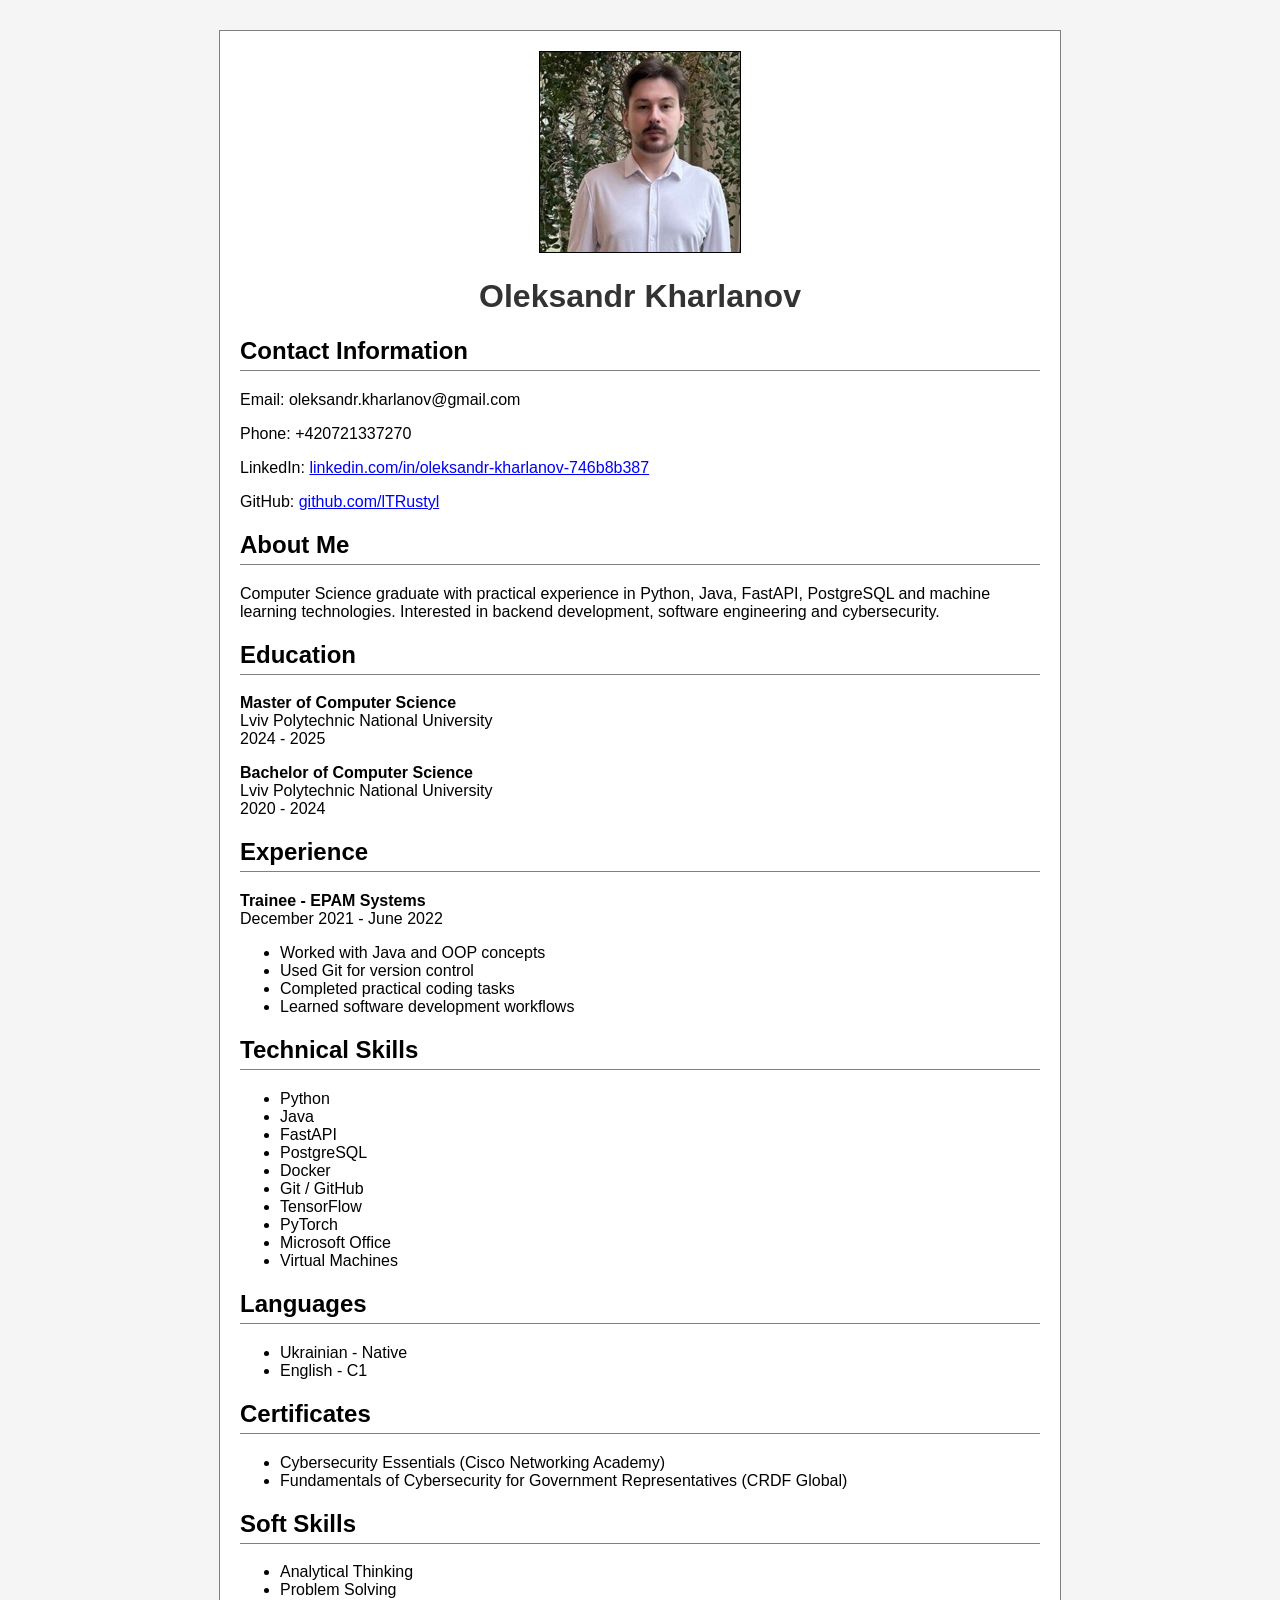
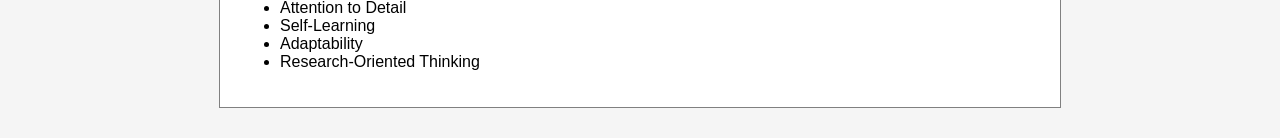
<file: index.html>
<!DOCTYPE html>
<html>
<head>
    <title>Oleksandr Kharlanov - CV</title>

    <style>
        body {
            font-family: Arial, sans-serif;
            margin: 30px;
            background-color: #f5f5f5;
        }

        .container {
            background-color: white;
            padding: 20px;
            max-width: 800px;
            margin: auto;
            border: 1px solid gray;
        }

        img {
            width: 200px;
            height: 200px;
            border: 1px solid black;
            object-fit: cover;
        }

        h1 {
            color: #333;
        }

        h2 {
            border-bottom: 1px solid gray;
            padding-bottom: 5px;
        }

        a {
            color: blue;
        }

        ul {
            margin-top: 5px;
        }
    </style>
</head>

<body>

<div class="container">

    <center>
        <img src="head.jpg" alt="My Photo">
        <h1>Oleksandr Kharlanov</h1>
    </center>

    <h2>Contact Information</h2>

	<p>Email: oleksandr.kharlanov@gmail.com</p>

	<p>Phone: +420721337270</p>

	<p>
		LinkedIn:
		<a href="https://www.linkedin.com/in/oleksandr-kharlanov-746b8b387" target="_blank">
			linkedin.com/in/oleksandr-kharlanov-746b8b387
		</a>
	</p>

	<p>
		GitHub:
		<a href="https://github.com/lTRustyl" target="_blank">
			github.com/lTRustyl
		</a>
	</p>

    <h2>About Me</h2>

    <p>
        Computer Science graduate with practical experience in Python,
        Java, FastAPI, PostgreSQL and machine learning technologies.
        Interested in backend development, software engineering and
        cybersecurity.
    </p>

    <h2>Education</h2>

    <p>
        <b>Master of Computer Science</b><br>
        Lviv Polytechnic National University<br>
        2024 - 2025
    </p>

    <p>
        <b>Bachelor of Computer Science</b><br>
        Lviv Polytechnic National University<br>
        2020 - 2024
    </p>

    <h2>Experience</h2>

    <p>
        <b>Trainee - EPAM Systems</b><br>
        December 2021 - June 2022
    </p>

    <ul>
        <li>Worked with Java and OOP concepts</li>
        <li>Used Git for version control</li>
        <li>Completed practical coding tasks</li>
        <li>Learned software development workflows</li>
    </ul>

    <h2>Technical Skills</h2>

    <ul>
        <li>Python</li>
        <li>Java</li>
        <li>FastAPI</li>
        <li>PostgreSQL</li>
        <li>Docker</li>
        <li>Git / GitHub</li>
        <li>TensorFlow</li>
        <li>PyTorch</li>
        <li>Microsoft Office</li>
        <li>Virtual Machines</li>
    </ul>

    <h2>Languages</h2>

    <ul>
        <li>Ukrainian - Native</li>
        <li>English - C1</li>
    </ul>

    <h2>Certificates</h2>

    <ul>
        <li>Cybersecurity Essentials (Cisco Networking Academy)</li>
        <li>Fundamentals of Cybersecurity for Government Representatives (CRDF Global)</li>
    </ul>

    <h2>Soft Skills</h2>

    <ul>
        <li>Analytical Thinking</li>
        <li>Problem Solving</li>
        <li>Attention to Detail</li>
        <li>Self-Learning</li>
        <li>Adaptability</li>
        <li>Research-Oriented Thinking</li>
    </ul>

</div>

</body>
</html>
</file>
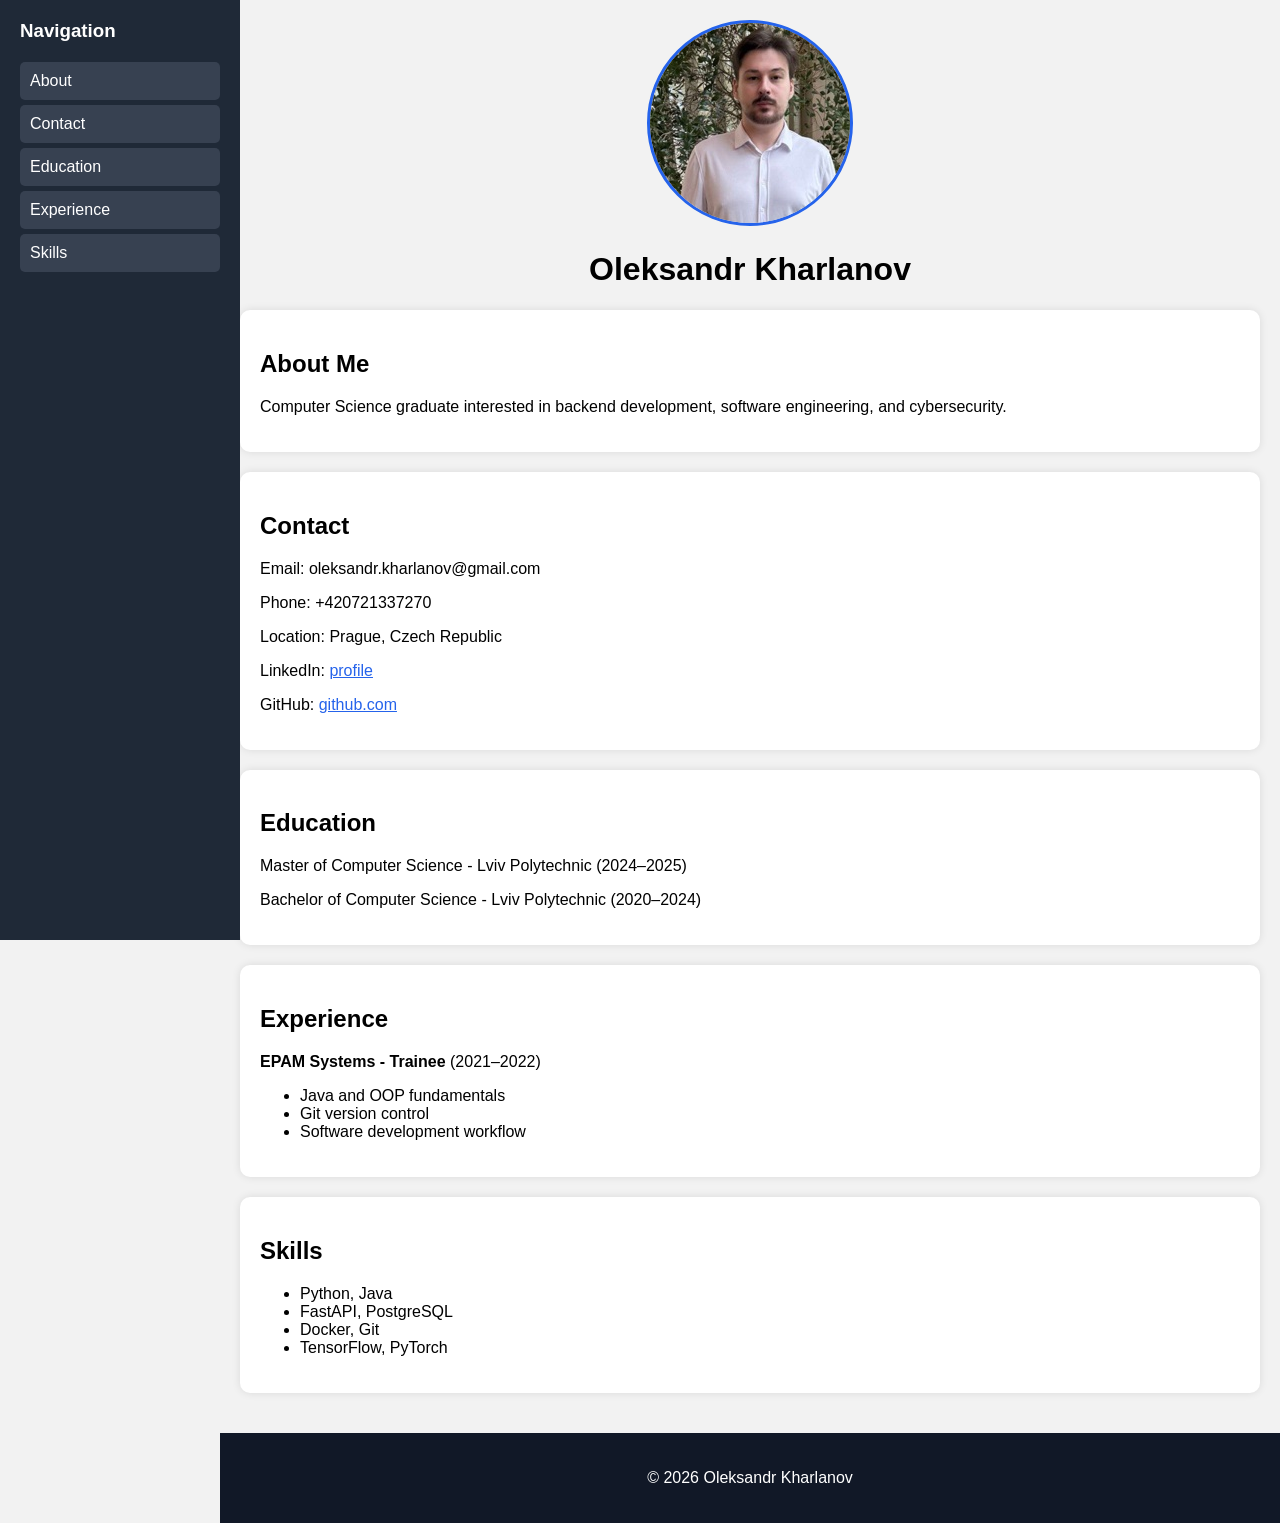
<file: css2hw/index.html>
<!DOCTYPE html>
<html lang="en">
<head>
    <meta charset="UTF-8">
    <title>CV - Oleksandr Kharlanov</title>
    <link rel="stylesheet" href="styles.css">
</head>

<body>

<!-- NAVBOX -->
<div class="navbox">
    <h3>Navigation</h3>
    <a href="#about">About</a>
    <a href="#contact">Contact</a>
    <a href="#education">Education</a>
    <a href="#experience">Experience</a>
    <a href="#skills">Skills</a>
</div>

<!-- MAIN CONTENT -->
<div class="content">

    <div class="header">
        <img src="head.jpg" alt="My Photo">
        <h1>Oleksandr Kharlanov</h1>
    </div>

    <section id="about" class="card">
        <h2>About Me</h2>
        <p>
            Computer Science graduate interested in backend development,
            software engineering, and cybersecurity.
        </p>
    </section>

    <section id="contact" class="card">
        <h2>Contact</h2>
        <p>Email: oleksandr.kharlanov@gmail.com</p>
        <p>Phone: +420721337270</p>
        <p>Location: Prague, Czech Republic</p>
        <p>
            LinkedIn:
            <a href="https://www.linkedin.com/in/oleksandr-kharlanov-746b8b387">profile</a>
        </p>
        <p>
            GitHub:
            <a href="https://github.com/lTRustyl">github.com</a>
        </p>
    </section>

    <section id="education" class="card">
        <h2>Education</h2>
        <p>Master of Computer Science - Lviv Polytechnic (2024–2025)</p>
        <p>Bachelor of Computer Science - Lviv Polytechnic (2020–2024)</p>
    </section>

    <section id="experience" class="card">
        <h2>Experience</h2>
        <p><b>EPAM Systems - Trainee</b> (2021–2022)</p>
        <ul>
            <li>Java and OOP fundamentals</li>
            <li>Git version control</li>
            <li>Software development workflow</li>
        </ul>
    </section>

    <section id="skills" class="card">
        <h2>Skills</h2>
        <ul>
            <li>Python, Java</li>
            <li>FastAPI, PostgreSQL</li>
            <li>Docker, Git</li>
            <li>TensorFlow, PyTorch</li>
        </ul>
    </section>

</div>

<!-- FOOTER -->
<footer>
    <p>© 2026 Oleksandr Kharlanov</p>
</footer>

</body>
</html>
</file>
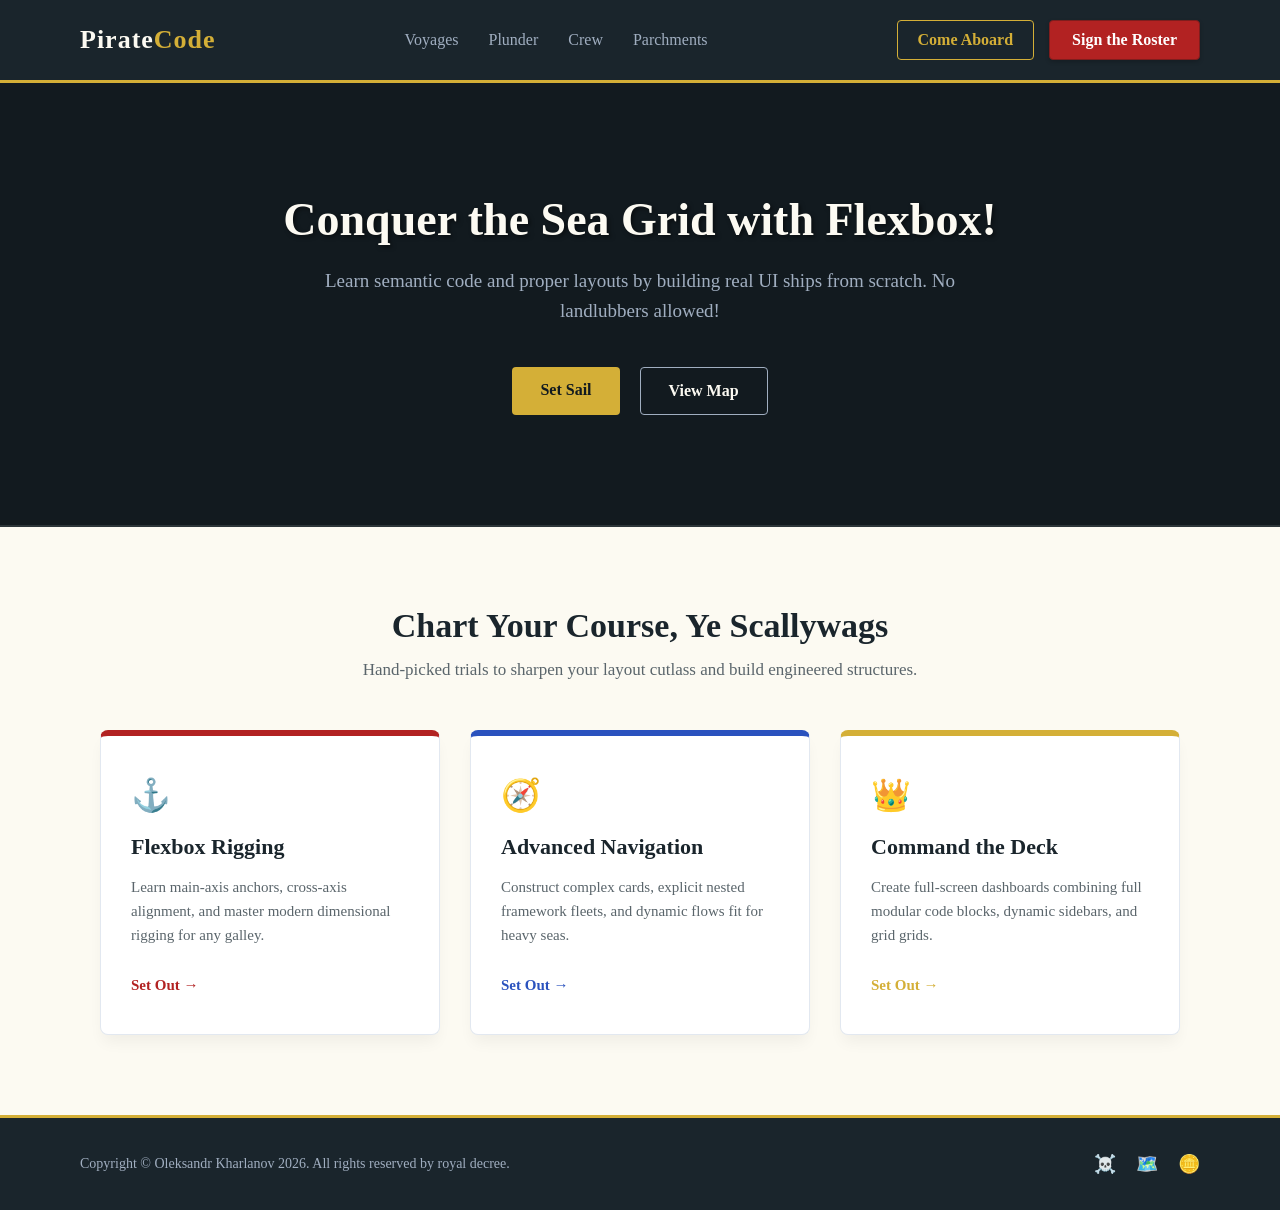
<file: css3flex/index.html>
<!DOCTYPE html>
<html lang="en">
<head>
    <meta charset="UTF-8">
    <meta name="viewport" content="width=device-width, initial-scale=1.0">
    <title>PirateCode - Master the Layout Grid</title>
    <link rel="stylesheet" href="styles.css">
</head>
<body>

    <header>
        <a href="https://www.youtube.com/watch?v=Qy6MrsvKyqU" target="_blank" class="logo">Pirate<span>Code</span></a>
        <nav>
            <a href="https://www.youtube.com/watch?v=Qy6MrsvKyqU" target="_blank" class="nav-link">Voyages</a>
            <a href="https://www.youtube.com/watch?v=Qy6MrsvKyqU" target="_blank" class="nav-link">Plunder</a>
            <a href="https://www.youtube.com/watch?v=Qy6MrsvKyqU" target="_blank" class="nav-link">Crew</a>
            <a href="https://www.youtube.com/watch?v=Qy6MrsvKyqU" target="_blank" class="nav-link">Parchments</a>
        </nav>
        <div class="auth-buttons">
            <a href="https://www.youtube.com/watch?v=Qy6MrsvKyqU" target="_blank" class="btn-login">Come Aboard</a>
            <a href="https://www.youtube.com/watch?v=Qy6MrsvKyqU" target="_blank" class="btn-signup">Sign the Roster</a>
        </div>
    </header>

    <section class="hero">
        <h1>Conquer the Sea Grid with Flexbox!</h1>
        <p>Learn semantic code and proper layouts by building real UI ships from scratch. No landlubbers allowed!</p>
        <div class="hero-buttons">
            <a href="https://www.youtube.com/watch?v=Qy6MrsvKyqU" target="_blank" class="btn-primary">Set Sail</a>
            <a href="https://www.youtube.com/watch?v=Qy6MrsvKyqU" target="_blank" class="btn-secondary">View Map</a>
        </div>
    </section>

    <main class="content-section">
        <h2>Chart Your Course, Ye Scallywags</h2>
        <p class="subtitle">Hand-picked trials to sharpen your layout cutlass and build engineered structures.</p>
        
        <div class="cards-container">
            <div class="card card-red">
                <div class="card-icon">⚓</div>
                <h3>Flexbox Rigging</h3>
                <p>Learn main-axis anchors, cross-axis alignment, and master modern dimensional rigging for any galley.</p>
                <a href="https://www.youtube.com/watch?v=Qy6MrsvKyqU" target="_blank" class="explore-link">Set Out →</a>
            </div>

            <div class="card card-blue">
                <div class="card-icon">🧭</div>
                <h3>Advanced Navigation</h3>
                <p>Construct complex cards, explicit nested framework fleets, and dynamic flows fit for heavy seas.</p>
                <a href="https://www.youtube.com/watch?v=Qy6MrsvKyqU" target="_blank" class="explore-link">Set Out →</a>
            </div>

            <div class="card card-gold">
                <div class="card-icon">👑</div>
                <h3>Command the Deck</h3>
                <p>Create full-screen dashboards combining full modular code blocks, dynamic sidebars, and grid grids.</p>
                <a href="https://www.youtube.com/watch?v=Qy6MrsvKyqU" target="_blank" class="explore-link">Set Out →</a>
            </div>
        </div>
    </main>

    <footer>
        <p>Copyright © Oleksandr Kharlanov 2026. All rights reserved by royal decree.</p>
        <div class="footer-socials">
            <a href="https://www.youtube.com/watch?v=dQw4w9WgXcQ" target="_blank">☠️</a>
            <a href="https://www.youtube.com/watch?v=Qy6MrsvKyqU" target="_blank">🗺️</a>
            <a href="https://www.youtube.com/watch?v=Qy6MrsvKyqU" target="_blank">🪙</a>
        </div>
    </footer>

</body>
</html>
</file>
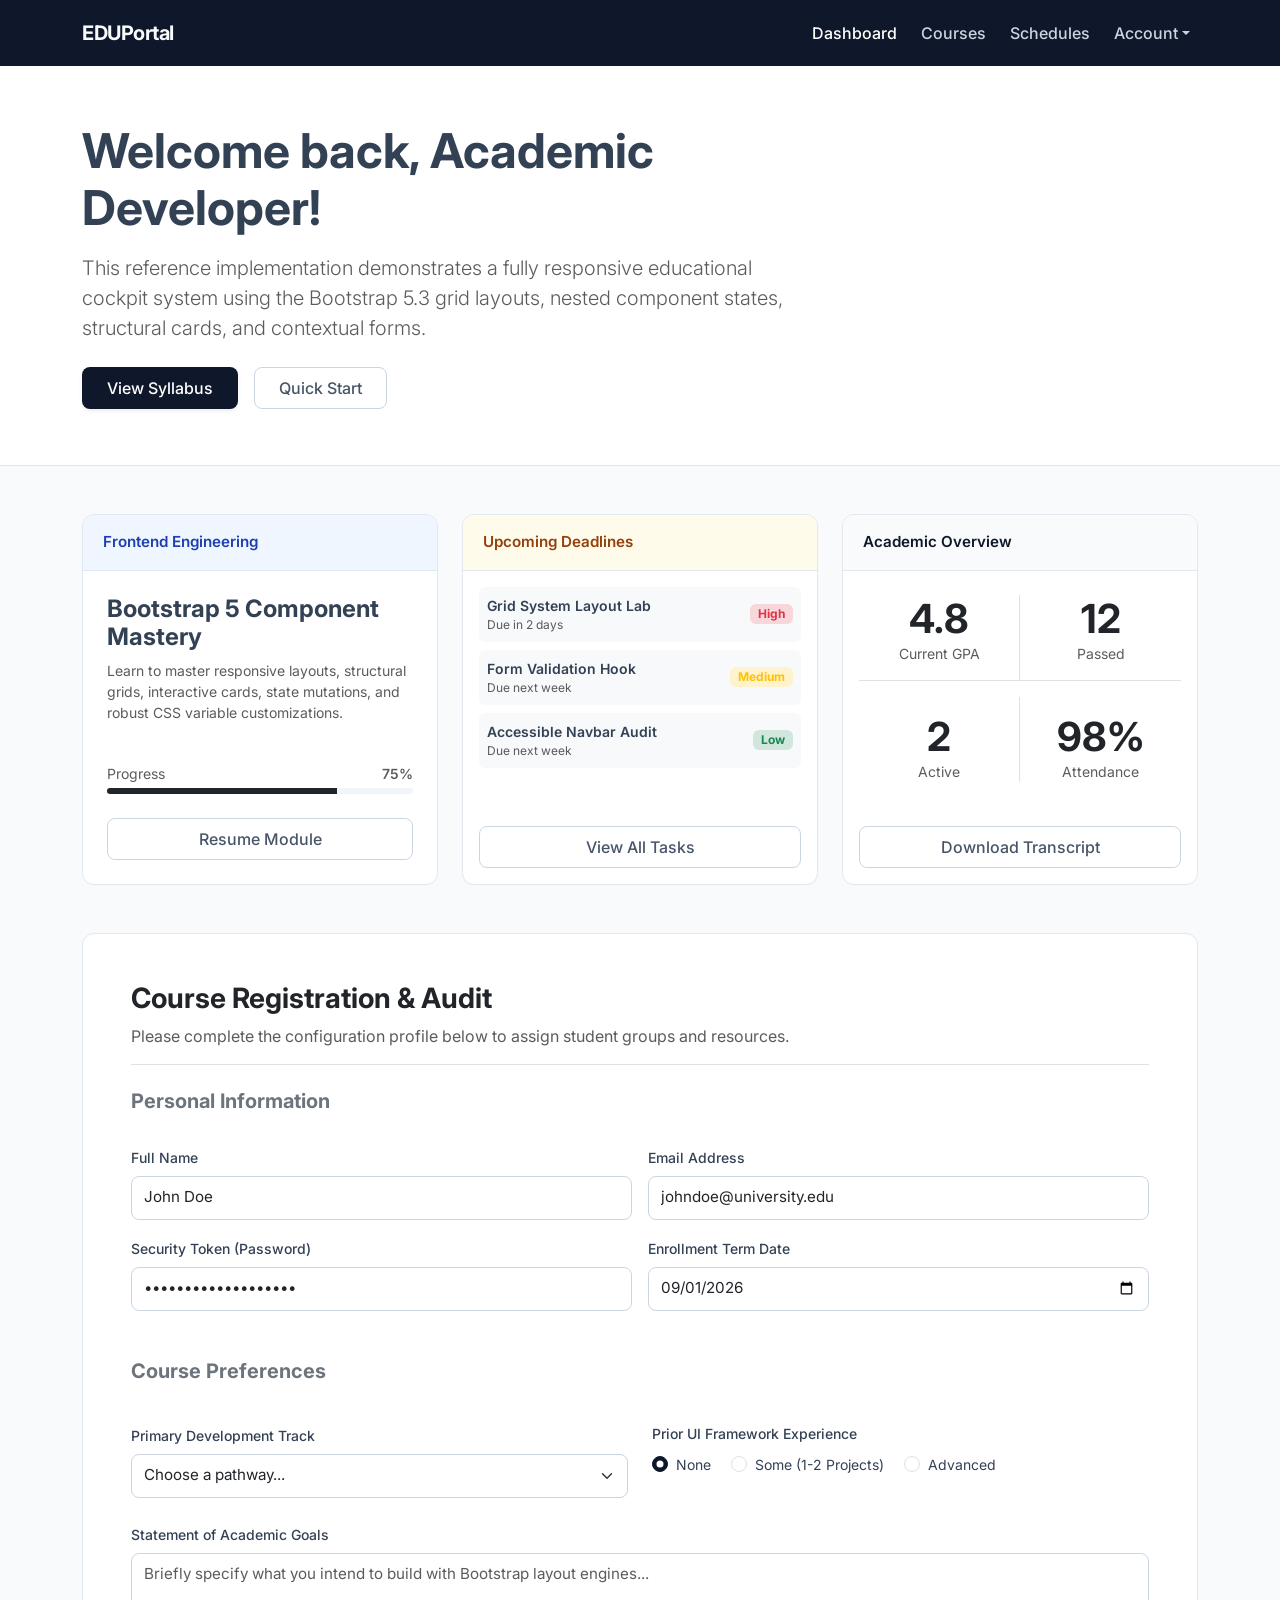
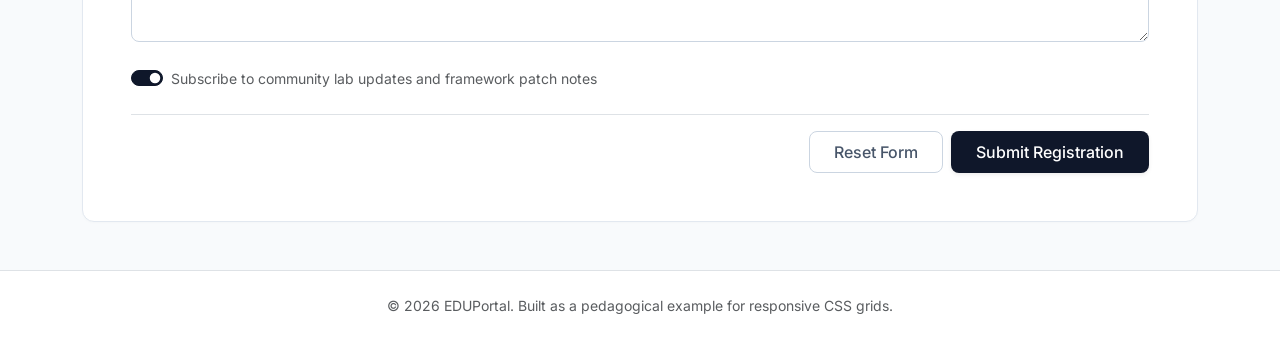
<file: css4/index.html>
<!DOCTYPE html>
<html lang="en">
<head>
    <meta charset="UTF-8">
    <meta name="viewport" content="width=device-width, initial-scale=1.0">
    <title>Academic Developer Portal</title>
    <link href="https://cdn.jsdelivr.net/npm/bootstrap@5.3.2/dist/css/bootstrap.min.css" rel="stylesheet">
    <link href="https://fonts.googleapis.com/css2?family=Inter:wght@400;500;600;700&display=swap" rel="stylesheet">
    <link rel="stylesheet" href="styles.css">
</head>
<body>

    <nav class="navbar navbar-expand-lg navbar-custom">
        <div class="container">
            <a class="navbar-brand" href="#">EDUPortal</a>
            <button class="navbar-toggler border-0 text-white" type="button" data-bs-toggle="collapse" data-bs-target="#mainNavbar" aria-controls="mainNavbar" aria-expanded="false" aria-label="Toggle navigation">
                <span class="navbar-toggler-icon" style="filter: invert(1);"></span>
            </button>
            <div class="collapse navbar-collapse" id="mainNavbar">
                <ul class="navbar-nav ms-auto mb-2 mb-lg-0 gap-2">
                    <li class="nav-item"><a class="nav-link active" href="#">Dashboard</a></li>
                    <li class="nav-item"><a class="nav-link" href="#">Courses</a></li>
                    <li class="nav-item"><a class="nav-link" href="#">Schedules</a></li>
                    <li class="nav-item dropdown">
                        <a class="nav-link dropdown-toggle" href="#" id="accountDrop" role="button" data-bs-toggle="dropdown" aria-expanded="false">Account</a>
                        <ul class="dropdown-menu dropdown-menu-end border-0 shadow-sm mt-2" aria-labelledby="accountDrop">
                            <li><a class="dropdown-item" href="#">My Profile</a></li>
                            <li><a class="dropdown-item" href="#">Settings</a></li>
                            <li><hr class="dropdown-divider"></li>
                            <li><a class="dropdown-item text-danger" href="#">Logout</a></li>
                        </ul>
                    </li>
                </ul>
            </div>
        </div>
    </nav>

    <section class="hero-section">
        <div class="container text-center text-lg-start">
            <div class="row align-items-center">
                <div class="col-lg-8">
                    <h1 class="display-5 fw-bold text-slate-900 mb-3">Welcome back, Academic Developer!</h1>
                    <p class="lead text-muted mb-4">This reference implementation demonstrates a fully responsive educational cockpit system using the Bootstrap 5.3 grid layouts, nested component states, structural cards, and contextual forms.</p>
                    <div class="d-flex flex-wrap justify-content-center justify-content-lg-start gap-3">
                        <button class="btn btn-dark-custom px-4 py-2 shadow-sm">View Syllabus</button>
                        <button class="btn btn-outline-custom px-4 py-2">Quick Start</button>
                    </div>
                </div>
            </div>
        </div>
    </section>

    <main class="container my-5">
        <div class="row g-4 mb-5">
            <div class="col-100 col-md-6 col-lg-4">
                <div class="custom-card d-flex flex-column justify-content-between">
                    <div>
                        <div class="custom-card-header header-blue">Frontend Engineering</div>
                        <div class="p-4">
                            <h4 class="fw-bold mb-2">Bootstrap 5 Component Mastery</h4>
                            <p class="text-muted small">Learn to master responsive layouts, structural grids, interactive cards, state mutations, and robust CSS variable customizations.</p>
                        </div>
                    </div>
                    <div class="px-4 pb-4">
                        <div class="d-flex justify-content-between text-muted small mb-1">
                            <span>Progress</span>
                            <span class="fw-semibold">75%</span>
                        </div>
                        <div class="progress progress-slim mb-4">
                            <div class="progress-bar bg-dark" role="progressbar" style="width: 75%" aria-valuenow="75" aria-valuemin="0" aria-valuemax="100"></div>
                        </div>
                        <button class="btn btn-outline-custom w-100 py-2">Resume Module</button>
                    </div>
                </div>
            </div>

            <div class="col-100 col-md-6 col-lg-4">
                <div class="custom-card d-flex flex-column justify-content-between">
                    <div>
                        <div class="custom-card-header header-amber">Upcoming Deadlines</div>
                        <div class="p-3">
                            <div class="d-flex align-items-center justify-content-between p-2 mb-2 bg-light rounded">
                                <div>
                                    <div class="fw-semibold small">Grid System Layout Lab</div>
                                    <div class="text-muted xsmall" style="font-size: 0.75rem;">Due in 2 days</div>
                                </div>
                                <span class="badge bg-danger-subtle text-danger px-2 py-1">High</span>
                            </div>
                            <div class="d-flex align-items-center justify-content-between p-2 mb-2 bg-light rounded">
                                <div>
                                    <div class="fw-semibold small">Form Validation Hook</div>
                                    <div class="text-muted xsmall" style="font-size: 0.75rem;">Due next week</div>
                                </div>
                                <span class="badge bg-warning-subtle text-warning px-2 py-1">Medium</span>
                            </div>
                            <div class="d-flex align-items-center justify-content-between p-2 bg-light rounded">
                                <div>
                                    <div class="fw-semibold small">Accessible Navbar Audit</div>
                                    <div class="text-muted xsmall" style="font-size: 0.75rem;">Due next week</div>
                                </div>
                                <span class="badge bg-success-subtle text-success px-2 py-1">Low</span>
                            </div>
                        </div>
                    </div>
                    <div class="p-3">
                        <button class="btn btn-outline-custom w-100 py-2">View All Tasks</button>
                    </div>
                </div>
            </div>

            <div class="col-100 col-lg-4">
                <div class="custom-card d-flex flex-column justify-content-between">
                    <div>
                        <div class="custom-card-header header-dark">Academic Overview</div>
                        <div class="p-4">
                            <div class="row text-center g-3">
                                <div class="col-6 border-bottom border-end pb-3">
                                    <div class="display-6 fw-bold text-dark">4.8</div>
                                    <div class="text-muted small">Current GPA</div>
                                </div>
                                <div class="col-6 border-bottom pb-3">
                                    <div class="display-6 fw-bold text-dark">12</div>
                                    <div class="text-muted small">Passed</div>
                                </div>
                                <div class="col-6 border-end pt-3">
                                    <div class="display-6 fw-bold text-dark">2</div>
                                    <div class="text-muted small">Active</div>
                                </div>
                                <div class="col-6 pt-3">
                                    <div class="display-6 fw-bold text-dark">98%</div>
                                    <div class="text-muted small">Attendance</div>
                                </div>
                            </div>
                        </div>
                    </div>
                    <div class="p-3">
                        <button class="btn btn-outline-custom w-100 py-2">Download Transcript</button>
                    </div>
                </div>
            </div>
        </div>

        <section class="custom-card p-4 p-md-5">
            <div class="border-bottom pb-3 mb-4">
                <h3 class="fw-bold text-dark">Course Registration &amp; Audit</h3>
                <p class="text-muted mb-0">Please complete the configuration profile below to assign student groups and resources.</p>
            </div>

            <form>
                <fieldset class="mb-5">
                    <legend class="h5 fw-bold text-secondary mb-3">Personal Information</legend>
                    <div class="row g-3">
                        <div class="col-md-6">
                            <label class="form-label small fw-medium">Full Name</label>
                            <input type="text" class="form-control" value="John Doe" placeholder="First & Last Name">
                        </div>
                        <div class="col-md-6">
                            <label class="form-label small fw-medium">Email Address</label>
                            <input type="email" class="form-control" value="johndoe@university.edu" placeholder="name@college.edu">
                        </div>
                        <div class="col-md-6">
                            <label class="form-label small fw-medium">Security Token (Password)</label>
                            <input type="password" class="form-control" value="supersecretpassword">
                        </div>
                        <div class="col-md-6">
                            <label class="form-label small fw-medium">Enrollment Term Date</label>
                            <input type="date" class="form-control" value="2026-09-01">
                        </div>
                    </div>
                </fieldset>

                <fieldset class="mb-4">
                    <legend class="h5 fw-bold text-secondary mb-3">Course Preferences</legend>
                    <div class="row g-4">
                        <div class="col-md-6">
                            <label class="form-label small fw-medium">Primary Development Track</label>
                            <select class="form-select">
                                <option selected>Choose a pathway...</option>
                                <option value="1">Frontend Architectures (HTML/CSS/Bootstrap)</option>
                                <option value="2">Backend Engineering (Node.js/Python)</option>
                                <option value="3">Full-Stack Advanced Applications</option>
                            </select>
                        </div>
                        <div class="col-md-6">
                            <label class="form-label small fw-medium d-block">Prior UI Framework Experience</label>
                            <div class="mt-2">
                                <div class="form-check form-check-inline">
                                    <input class="form-check-input" type="radio" name="expRadio" id="expNone" value="none" checked>
                                    <label class="form-check-label small" for="expNone">None</label>
                                </div>
                                <div class="form-check form-check-inline">
                                    <input class="form-check-input" type="radio" name="expRadio" id="expSome" value="some">
                                    <label class="form-check-label small" for="expSome">Some (1-2 Projects)</label>
                                </div>
                                <div class="form-check form-check-inline">
                                    <input class="form-check-input" type="radio" name="expRadio" id="expAdvanced" value="advanced">
                                    <label class="form-check-label small" for="expAdvanced">Advanced</label>
                                </div>
                            </div>
                        </div>
                        <div class="col-12">
                            <label class="form-label small fw-medium">Statement of Academic Goals</label>
                            <textarea class="form-control" rows="3" placeholder="Briefly specify what you intend to build with Bootstrap layout engines..."></textarea>
                        </div>
                    </div>
                </fieldset>

                <div class="form-check form-switch mb-4">
                    <input class="form-check-input" type="checkbox" id="newsletterSwitch" checked>
                    <label class="form-check-label small text-muted" for="newsletterSwitch">Subscribe to community lab updates and framework patch notes</label>
                </div>

                <div class="d-flex justify-content-end gap-2 pt-3 border-top">
                    <button type="reset" class="btn btn-outline-custom px-4">Reset Form</button>
                    <button type="submit" class="btn btn-dark-custom px-4 shadow-sm">Submit Registration</button>
                </div>
            </form>
        </section>
    </main>

    <footer class="bg-white border-top py-4 text-center text-muted small mt-auto">
        <div class="container">
            &copy; 2026 EDUPortal. Built as a pedagogical example for responsive CSS grids.
        </div>
    </footer>

    <script src="https://cdn.jsdelivr.net/npm/bootstrap@5.3.2/dist/js/bootstrap.bundle.min.js"></script>
</body>
</html>
</file>
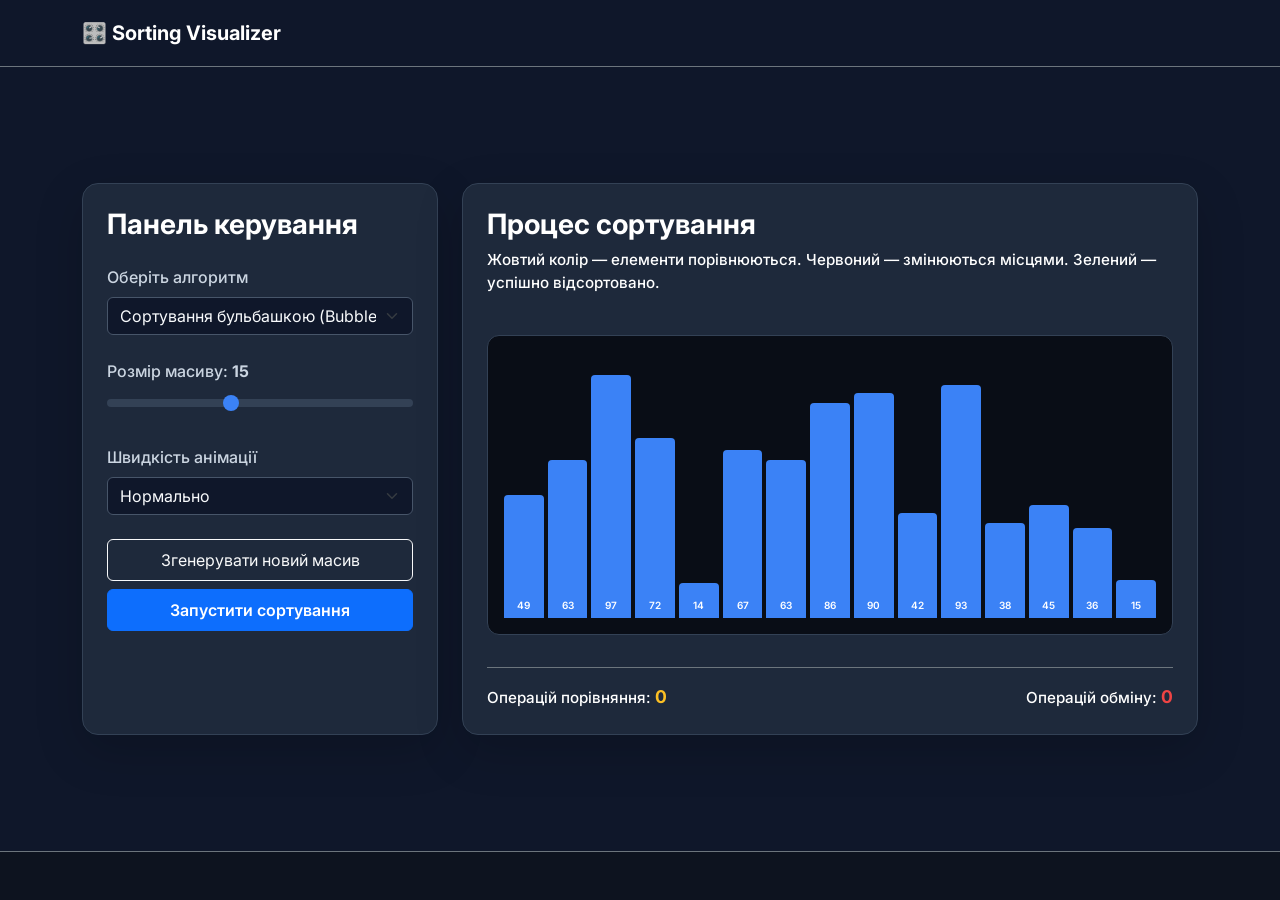
<file: JStask1/index.html>
<!DOCTYPE html>
<html lang="uk">
<head>
    <meta charset="UTF-8">
    <meta name="viewport" content="width=device-width, initial-scale=1.0">
    <title>Візуалізатор Сортування</title>
    <link href="https://cdn.jsdelivr.net/npm/bootstrap@5.3.2/dist/css/bootstrap.min.css" rel="stylesheet">
    <link href="https://fonts.googleapis.com/css2?family=Inter:wght@400;500;600;700&display=swap" rel="stylesheet">
    <link rel="stylesheet" href="styles.css">
</head>
<body>

    <nav class="navbar navbar-dark border-bottom border-secondary py-3" style="background-color: #0f172a;">
        <div class="container">
            <span class="navbar-brand mb-0 h1 fw-bold text-white">🎛️ Sorting Visualizer</span>
        </div>
    </nav>

    <div class="container my-5">
        <div class="row g-4">
            <div class="col-lg-4">
                <div class="app-card p-4 shadow-lg h-100">
                    <h3 class="fw-bold mb-4 text-white">Панель керування</h3>
                    
                    <div class="mb-4">
                        <label class="form-label fw-medium text-slate-300">Оберіть алгоритм</label>
                        <select id="algorithmSelect" class="form-select bg-dark text-white border-secondary">
                            <option value="bubble">Сортування бульбашкою (Bubble Sort)</option>
                            <option value="selection">Сортування вибором (Selection Sort)</option>
                            <option value="insertion">Сортування вставками (Insertion Sort)</option>
                        </select>
                    </div>

                    <div class="mb-4">
                        <label class="form-label fw-medium text-slate-300">Розмір масиву: <span id="sizeValue" class="fw-bold">15</span></label>
                        <input type="range" id="arraySize" class="form-range" min="5" max="30" value="15">
                    </div>

                    <div class="mb-4">
                        <label class="form-label fw-medium text-slate-300">Швидкість анімації</label>
                        <select id="speedSelect" class="form-select bg-dark text-white border-secondary">
                            <option value="400">Повільно</option>
                            <option value="200" selected>Нормально</option>
                            <option value="50">Швидко</option>
                        </select>
                    </div>

                    <div class="d-grid gap-2">
                        <button id="generateBtn" class="btn btn-outline-light py-2">Згенерувати новий масив</button>
                        <button id="startBtn" class="btn btn-primary py-2 fw-semibold">Запустити сортування</button>
                    </div>
                </div>
            </div>

            <div class="col-lg-8">
                <div class="app-card p-4 shadow-lg h-100 d-flex flex-column justify-content-between">
                    <div>
                        <h3 class="fw-bold mb-2 text-white">Процес сортування</h3>
                        <p class="text-muted small mb-4">Жовтий колір — елементи порівнюються. Червоний — змінюються місцями. Зелений — успішно відсортовано.</p>
                    </div>

                    <div id="visualizer" class="visualizer-container my-3"></div>

                    <div class="d-flex justify-content-between text-muted small mt-3 border-top border-secondary pt-3">
                        <span>Операцій порівняння: <strong id="compareCount" class="text-white">0</strong></span>
                        <span>Операцій обміну: <strong id="swapCount" class="text-white">0</strong></span>
                    </div>
                </div>
            </div>
        </div>
    </div>

    <footer class="text-center text-muted py-4 border-top border-secondary" style="background-color: #0d131f;">
    </footer>
    <script src="script.js"></script>
</body>
</html>
</file>
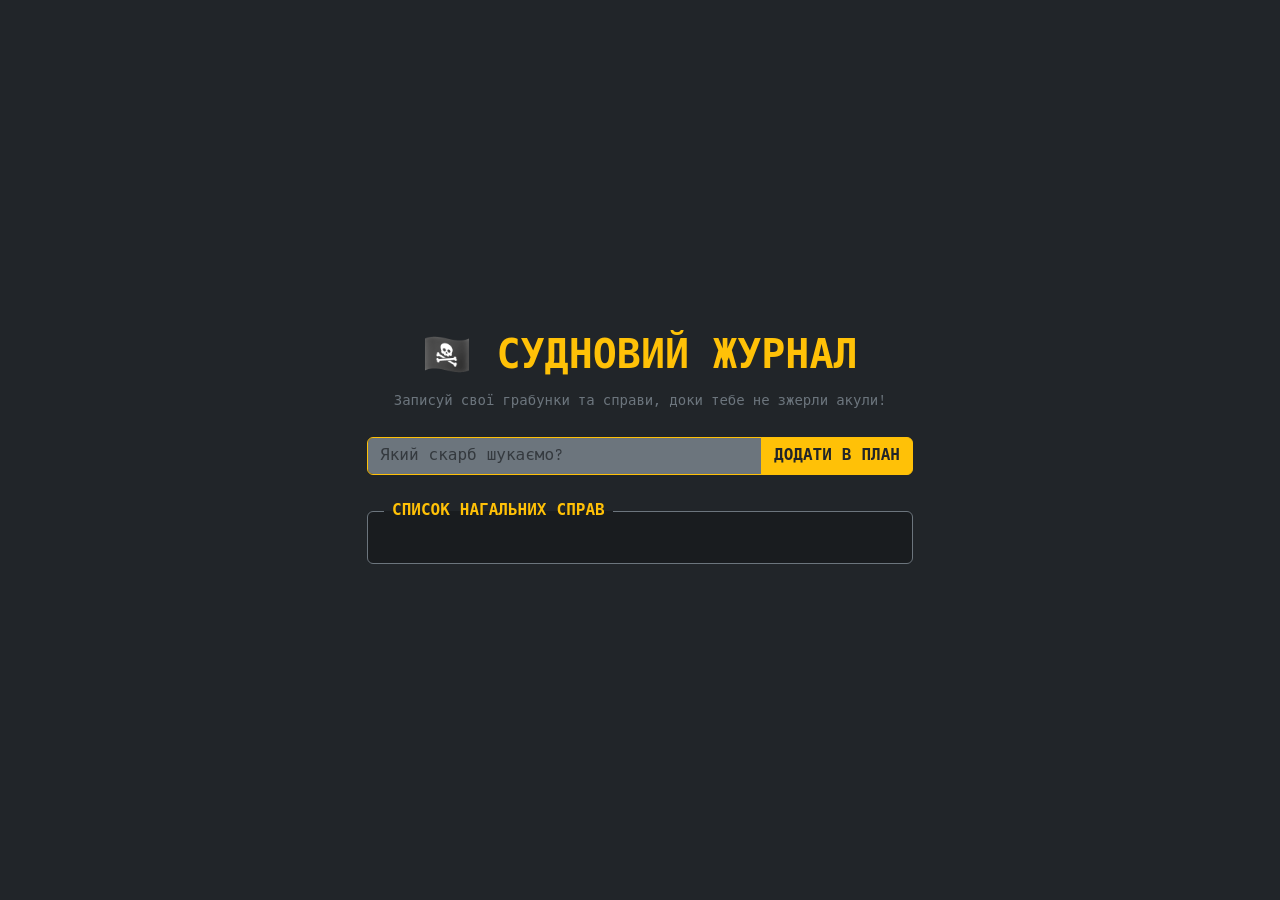
<file: ToDoList/index.html>
<!DOCTYPE html>
<html lang="uk">
<head>
    <meta charset="UTF-8">
    <meta name="viewport" content="width=device-width, initial-scale=1.0">
    <title>Судновий Журнал Капітана</title>
    <link href="https://cdn.jsdelivr.net/npm/bootstrap@5.3.2/dist/css/bootstrap.min.css" rel="stylesheet">
    <link href="https://fonts.googleapis.com/css2?family=Courier+Prime:wght@400;700&display=swap" rel="stylesheet">
    <link rel="stylesheet" href="styles.css">
</head>
<body class="bg-dark text-light d-flex align-items-center min-vh-100 py-5">

    <div class="container">
        <div class="row justify-content-center">
            <div class="col-md-8 col-lg-6">
                
                <header class="text-center mb-4">
                    <h1 class="fw-bold text-warning">🏴‍☠️ СУДНОВИЙ ЖУРНАЛ</h1>
                    <p class="text-secondary small">Записуй свої грабунки та справи, доки тебе не зжерли акули!</p>
                </header>

                <main>
                    <div class="input-group mb-4">
                        <input type="text" id="taskInput" class="form-control bg-secondary text-white border-warning" placeholder="Який скарб шукаємо?">
                        <button id="addBtn" class="btn btn-warning fw-bold text-dark">ДОДАТИ В ПЛАН</button>
                    </div>

                    <fieldset class="border border-secondary rounded p-3 bg-black bg-opacity-25">
                        <legend class="float-none w-auto px-2 fs-6 text-warning fw-bold">СПИСОК НАГАЛЬНИХ СПРАВ</legend>
                        <div id="taskListContainer" class="list-group"></div>
                    </fieldset>
                </main>

            </div>
        </div>
    </div>

    <script src="script.js"></script>
</body>
</html>
</file>
<file: css2hw/styles.css>
body {
    margin: 0;
    font-family: Arial, sans-serif;
    background: #f2f2f2;
}

/* LEFT FIXED NAVBOX */
.navbox {
    position: fixed;
    top: 0;
    left: 0;
    width: 200px;
    height: 100%;
    background: #1f2937;
    padding: 20px;
    color: white;
}

.navbox h3 {
    margin-top: 0;
    margin-bottom: 20px;
}

.navbox a {
    display: block;
    color: white;
    text-decoration: none;
    padding: 10px;
    margin-bottom: 5px;
    background: #374151;
    border-radius: 5px;
}

.navbox a:hover {
    background: #2563eb;
}

/* MAIN CONTENT SHIFT (important for fixed sidebar) */
.content {
    margin-left: 220px;
    padding: 20px;
}

/* HEADER */
.header {
    text-align: center;
    margin-bottom: 20px;
}

.header img {
    width: 200px;
    height: 200px;
    object-fit: cover;
    border-radius: 50%;
    border: 3px solid #2563eb;
}

/* CARDS (like in CSS-2 examples) */
.card {
    background: white;
    padding: 20px;
    margin-bottom: 20px;
    border-radius: 10px;
    box-shadow: 0 0 8px rgba(0,0,0,0.1);
}

/* LINKS */
a {
    color: #2563eb;
}

/* FOOTER */
footer {
    text-align: center;
    padding: 20px;
    margin-left: 220px;
    background: #111827;
    color: white;
}
</file>
<file: css3flex/styles.css>
/* --- Reset & Pirate Base Styles --- */
* {
    margin: 0;
    padding: 0;
    box-sizing: border-box;
    font-family: 'Georgia', 'Times New Roman', serif;
}

body {
    background-color: #fcfaf2;
    color: #2c3539;
    display: flex;
    flex-direction: column;
    min-height: 100vh;
}

a {
    text-align: center;
    text-decoration: none;
    transition: all 0.2s ease;
}

/* --- Navigation Bar --- */
header {
    background-color: #1a252c; /* Deep Nautical Night */
    display: flex;
    justify-content: space-between;
    align-items: center;
    padding: 20px 80px;
    border-bottom: 3px solid #d4af37; /* Pirate Gold Trim */
}

.logo {
    font-size: 26px;
    font-weight: 800;
    color: #fcfaf2;
    letter-spacing: 1px;
}

.logo span {
    color: #d4af37; /* Gold accent */
}

nav {
    display: flex;
    gap: 30px;
}

.nav-link {
    color: #a0aec0;
    font-weight: 500;
}

.nav-link:hover {
    color: #d4af37;
}

.auth-buttons {
    display: flex;
    gap: 15px;
    align-items: center;
}

.btn-login {
    color: #d4af37;
    font-weight: 600;
    padding: 10px 20px;
    border: 1px solid #d4af37;
    border-radius: 4px;
    background: transparent;
}

.btn-login:hover {
    background-color: rgba(212, 175, 55, 0.1);
}

.btn-signup {
    background-color: #b22222; /* Crimson Red */
    color: #ffffff;
    font-weight: 600;
    padding: 10px 22px;
    border-radius: 4px;
    border: 1px solid #7f1d1d;
    box-shadow: 0 2px 4px rgba(0,0,0,0.2);
}

.btn-signup:hover {
    background-color: #991b1b;
}

/* --- Hero Section --- */
.hero {
    background-color: #121a1f; /* Absolute Deep Sea Black */
    color: #fcfaf2;
    text-align: center;
    padding: 110px 20px;
    border-bottom: 2px solid #2c3539;
}

.hero h1 {
    font-size: 46px;
    font-weight: 700;
    margin-bottom: 20px;
    color: #fcfaf2;
    text-shadow: 2px 2px 4px rgba(0,0,0,0.5);
}

.hero p {
    color: #a0aec0;
    font-size: 19px;
    max-width: 650px;
    margin: 0 auto 40px auto;
    line-height: 1.6;
}

.hero-buttons {
    display: flex;
    justify-content: center;
    gap: 20px;
}

.btn-primary {
    background-color: #d4af37; /* Pirate Gold */
    color: #121a1f;
    font-weight: 700;
    padding: 14px 28px;
    border-radius: 4px;
}

.btn-primary:hover {
    background-color: #f3e5ab;
}

.btn-secondary {
    background-color: transparent;
    color: #fcfaf2;
    border: 1px solid #a0aec0;
    font-weight: 600;
    padding: 14px 28px;
    border-radius: 4px;
}

.btn-secondary:hover {
    background-color: rgba(255, 255, 255, 0.05);
    border-color: #d4af37;
}

/* --- Learning Paths Section --- */
.content-section {
    max-width: 1200px;
    margin: 0 auto;
    padding: 80px 20px;
    text-align: center;
    flex-grow: 1;
}

.content-section h2 {
    font-size: 34px;
    color: #1a252c;
    margin-bottom: 15px;
}

.content-section .subtitle {
    color: #5a656b;
    font-size: 17px;
    margin-bottom: 50px;
}

.cards-container {
    display: flex;
    justify-content: center;
    gap: 30px;
    flex-wrap: wrap;
}

.card {
    background: #ffffff;
    border-radius: 8px;
    padding: 40px 30px;
    width: 340px;
    text-align: left;
    box-shadow: 0 10px 15px -3px rgba(0,0,0,0.05);
    border: 1px solid #e2e8f0;
    border-top: 6px solid transparent;
    display: flex;
    flex-direction: column;
}

.card-icon {
    font-size: 32px;
    margin-bottom: 20px;
}

.card h3 {
    font-size: 22px;
    margin-bottom: 15px;
    color: #1a252c;
}

.card p {
    color: #5a656b;
    font-size: 15px;
    line-height: 1.6;
    margin-bottom: 30px;
    flex-grow: 1;
}

.card .explore-link {
    font-weight: 700;
    font-size: 15px;
    align-self: flex-start;
}

/* Pirate Card Accent Borders */
.card-red { border-top-color: #b22222; }
.card-red .explore-link { color: #b22222; }

.card-blue { border-top-color: #2a52be; }
.card-blue .explore-link { color: #2a52be; }

.card-gold { border-top-color: #d4af37; }
.card-gold .explore-link { color: #d4af37; }

.explore-link:hover {
    letter-spacing: 1px;
}

/* --- Footer --- */
footer {
    background-color: #1a252c;
    border-top: 3px solid #d4af37;
    padding: 35px 80px;
    display: flex;
    justify-content: space-between;
    align-items: center;
    font-size: 14px;
    color: #a0aec0;
}

.footer-socials {
    display: flex;
    gap: 20px;
    font-size: 18px;
}

.footer-socials a {
    color: #a0aec0;
}

.footer-socials a:hover {
    color: #d4af37;
    transform: scale(1.2);
}

/* Responsive elements */
@media (max-width: 768px) {
    header, footer {
        padding: 20px;
        flex-direction: column;
        gap: 15px;
    }
    nav {
        flex-wrap: wrap;
        justify-content: center;
    }
}
</file>
<file: css4/styles.css>
body {
            font-family: 'Inter', sans-serif;
            background-color: #f8fafc;
            color: #334155;
        }
        /* Custom Elegant Navbar */
        .navbar-custom {
            background-color: #0f172a !important;
            padding: 0.8rem 1rem;
        }
        .navbar-custom .navbar-brand {
            font-weight: 700;
            letter-spacing: -0.5px;
            color: #f8fafc;
        }
        .navbar-custom .nav-link {
            color: #cbd5e1;
            font-weight: 500;
            transition: color 0.2s ease;
        }
        .navbar-custom .nav-link:hover, .navbar-custom .nav-link.active {
            color: #ffffff;
        }
        /* Jumbotron styling */
        .hero-section {
            background-color: #ffffff;
            border-bottom: 1px solid #e2e8f0;
            padding: 3.5rem 0;
        }
        /* Elevated Cards styling */
        .custom-card {
            background: #ffffff;
            border: 1px solid #e2e8f0;
            border-radius: 12px;
            box-shadow: 0 1px 3px rgba(0,0,0,0.02);
            height: 100%;
            overflow: hidden;
        }
        .custom-card-header {
            padding: 1rem 1.25rem;
            font-weight: 600;
            font-size: 0.95rem;
            border-bottom: 1px solid #e2e8f0;
        }
        .header-blue { background-color: #eff6ff; color: #1e40af; }
        .header-amber { background-color: #fffbeb; color: #92400e; }
        .header-dark { background-color: #f8fafc; color: #0f172a; }
        
        /* Progress track */
        .progress-slim {
            height: 6px;
            border-radius: 3px;
            background-color: #f1f5f9;
        }
        /* Soft custom form inputs */
        .form-control, .form-select {
            border: 1px solid #cbd5e1;
            border-radius: 8px;
            padding: 0.6rem 0.75rem;
            font-size: 0.95rem;
        }
        .form-control:focus, .form-select:focus {
            border-color: #94a3b8;
            box-shadow: 0 0 0 3px rgba(148, 163, 184, 0.15);
        }
        /* Custom switches */
        .form-check-input:checked {
            background-color: #0f172a;
            border-color: #0f172a;
        }
        /* Buttons styling */
        .btn-dark-custom {
            background-color: #0f172a;
            color: #ffffff;
            border-radius: 8px;
            font-weight: 500;
            padding: 0.5rem 1.25rem;
        }
        .btn-dark-custom:hover {
            background-color: #1e293b;
            color: #ffffff;
        }
        .btn-outline-custom {
            border: 1px solid #cbd5e1;
            color: #475569;
            border-radius: 8px;
            font-weight: 500;
        }
        .btn-outline-custom:hover {
            background-color: #f1f5f9;
            color: #0f172a;
        }
</file>
<file: JStask1/styles.css>
body {
    font-family: 'Inter', sans-serif;
    background-color: #0f172a;
    color: #f8fafc;
    min-height: 100vh;
    display: flex;
    flex-direction: column;
    justify-content: space-between;
}

.app-card {
    background-color: #1e293b;
    border: 1px solid #334155;
    border-radius: 16px;
}

.text-slate-300 {
    color: #cbd5e1 !important;
}

.text-muted {
    color: #94a3b8 !important;
}

.visualizer-container {
    height: 300px;
    display: flex;
    align-items: flex-end;
    justify-content: center;
    gap: 4px;
    background-color: #090d16;
    border: 1px solid #334155;
    border-radius: 12px;
    padding: 16px;
}

.bar {
    width: 100%;
    background-color: #3b82f6;
    border-radius: 4px 4px 0 0;
    transition: height 0.1s ease, background-color 0.1s ease;
    position: relative;
    display: flex;
    align-items: flex-end;
    justify-content: center;
}

.bar-value {
    font-size: 10px;
    color: #ffffff;
    margin-bottom: 5px;
    font-weight: 600;
}

.bar.comparing {
    background-color: #f59e0b !important;
}

.bar.swapping {
    background-color: #ef4444 !important;
}

.bar.sorted {
    background-color: #10b981 !important;
}

.form-select.bg-dark {
    background-color: #0f172a !important;
    color: #f8fafc !important;
    border-color: #475569 !important;
}

.form-select.bg-dark:focus {
    border-color: #3b82f6 !important;
    box-shadow: 0 0 0 0.25rem rgba(59, 130, 246, 0.25);
}

.form-range::-webkit-slider-runnable-track {
    background-color: #334155;
}

.form-range::-webkit-slider-thumb {
    background-color: #3b82f6;
}

.form-select.bg-dark {
    background-color: #0f172a !important;
    color: #f8fafc !important;
    border-color: #475569 !important;
}

.form-select.bg-dark:focus {
    border-color: #3b82f6 !important;
    box-shadow: 0 0 0 0.25rem rgba(59, 130, 246, 0.25);
}

.form-range::-webkit-slider-runnable-track {
    background-color: #334155;
}

.form-range::-webkit-slider-thumb {
    background-color: #3b82f6;
}

footer {
    background-color: #090d16;
}

.app-card p.text-muted {
    color: #cbd5e1 !important;
    font-size: 0.95rem;
}

.app-card .text-muted.small {
    color: #ffffff !important; 
    font-size: 0.95rem;
    font-weight: 500;
}

#compareCount {
    color: #fbbf24 !important;
    font-size: 1.1rem;
}

#swapCount {
    color: #ef4444 !important;
    font-size: 1.1rem;
}
</file>
<file: ToDoList/styles.css>
body {
    font-family: 'Courier Prime', monospace;
}

.form-control:focus {
    background-color: #2b3035 !important;
    color: #fff !important;
    border-color: #ffc107 !important;
    box-shadow: 0 0 0 0.25rem rgba(255, 193, 7, 0.25);
}

.list-group-item {
    cursor: pointer;
    transition: background-color 0.2s ease;
}

.list-group-item:hover {
    background-color: #2c302e !important;
}

.task-date {
    font-size: 0.75rem;
}
</file>
